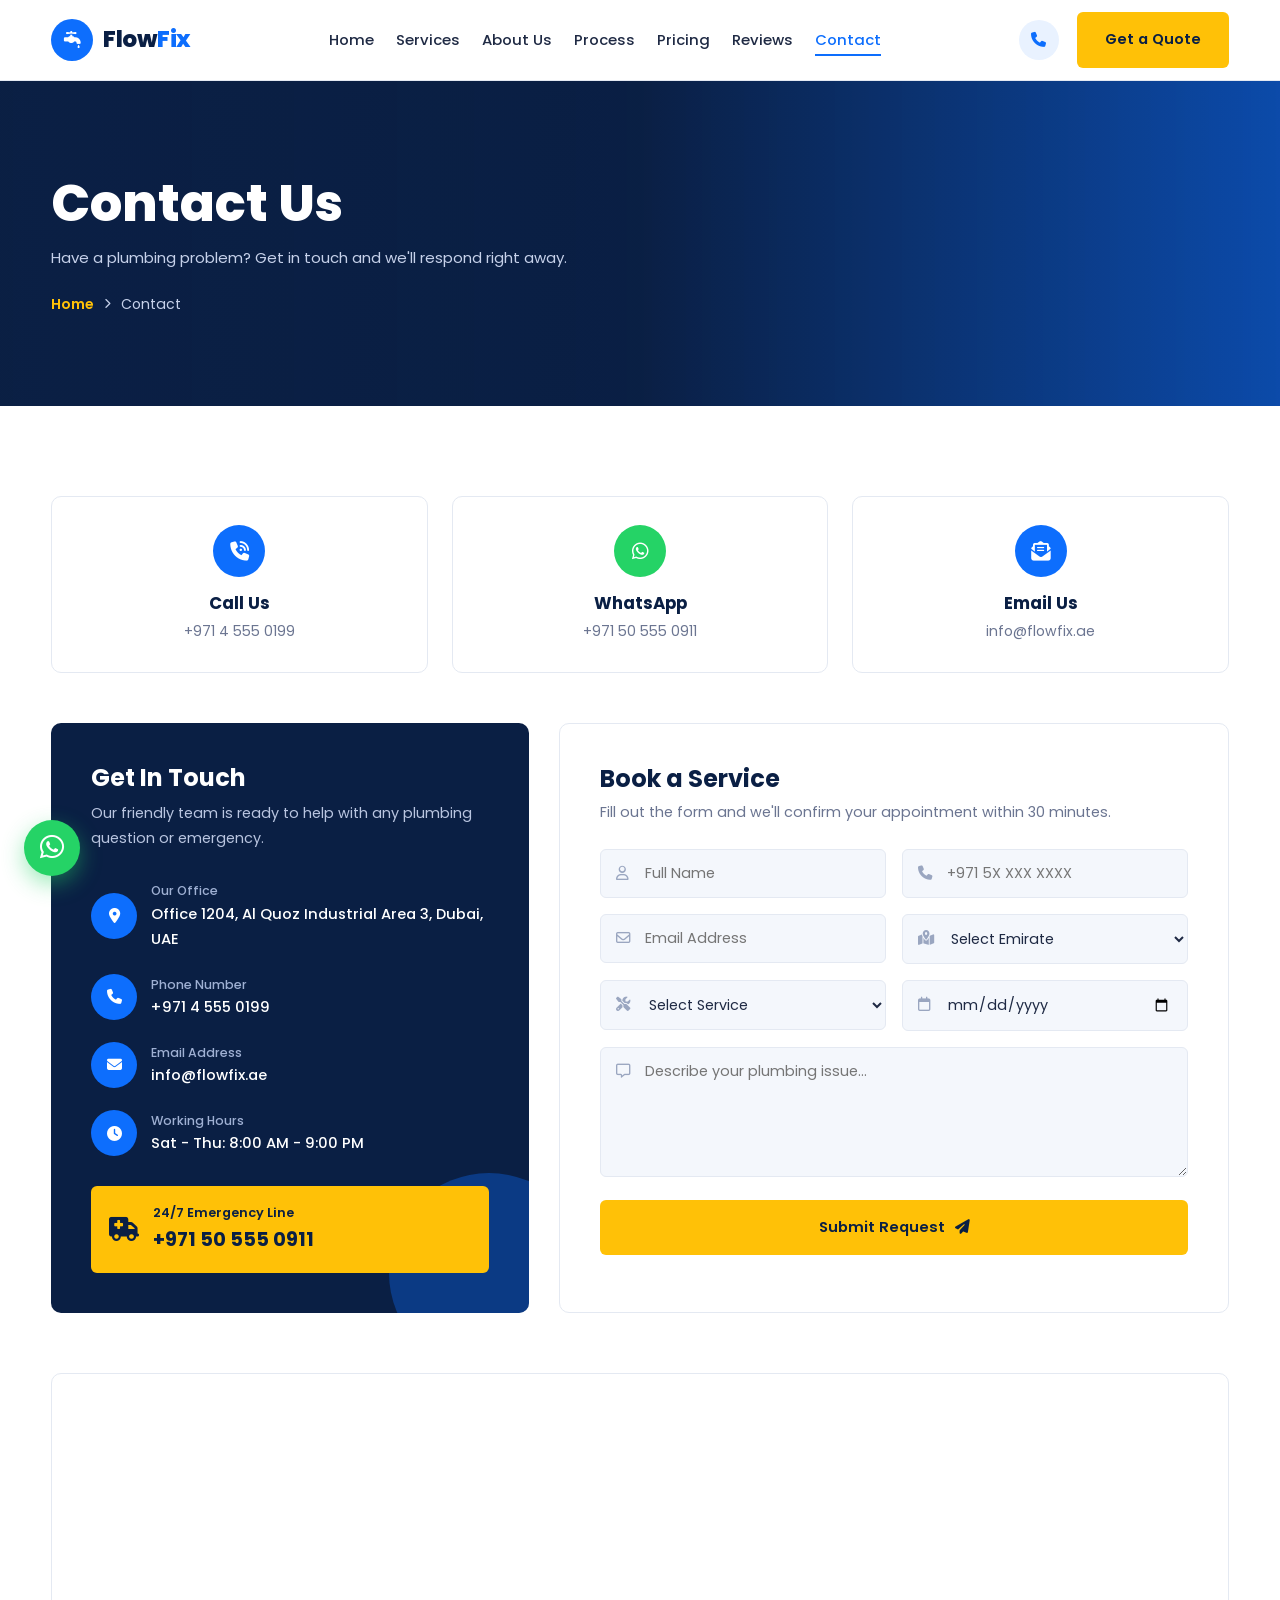
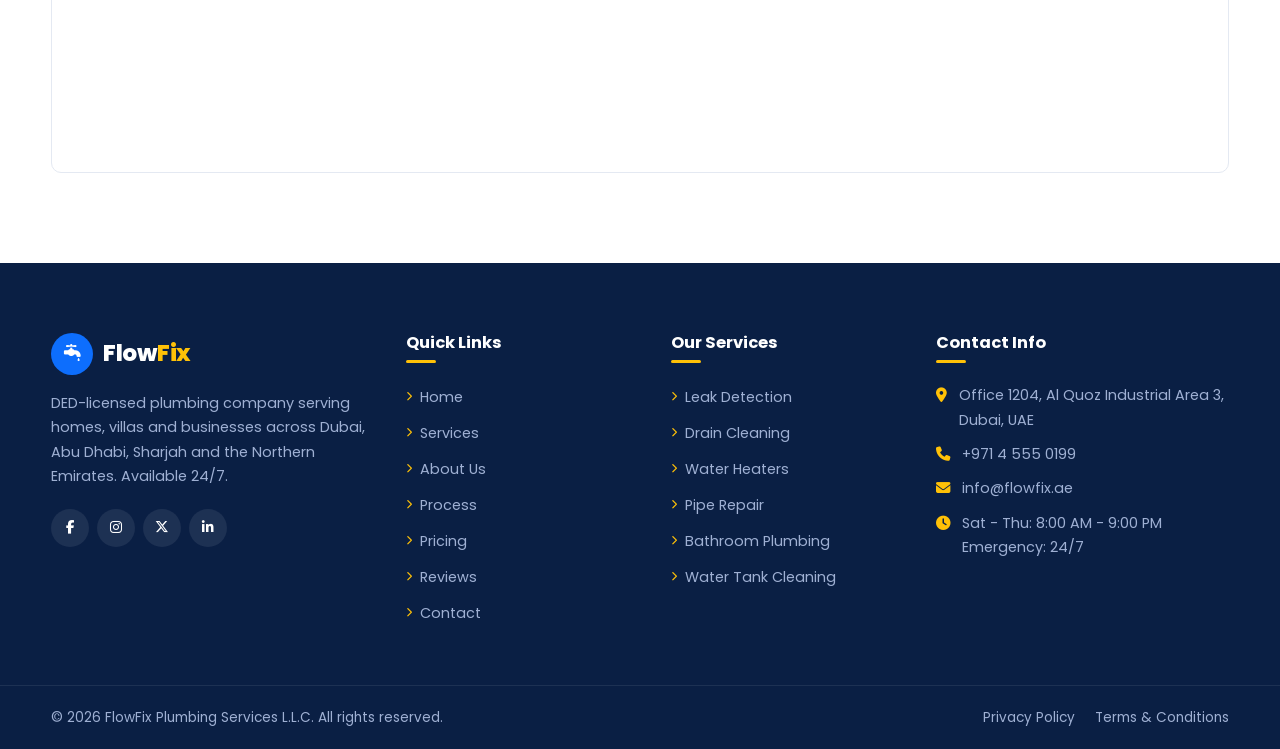
<file: contact.html>
<!DOCTYPE html>
<html lang="en">
<head>
  <meta charset="UTF-8" />
  <meta name="viewport" content="width=device-width, initial-scale=1.0" />
  <title>Contact Us | FlowFix Plumbing Dubai</title>
  <link rel="preconnect" href="https://fonts.googleapis.com" />
  <link href="https://fonts.googleapis.com/css2?family=Poppins:wght@400;500;600;700;800&display=swap" rel="stylesheet" />
  <link rel="stylesheet" href="https://cdnjs.cloudflare.com/ajax/libs/font-awesome/6.5.2/css/all.min.css" />
  <link rel="stylesheet" href="css/style.css" />
</head>
<body>
  <div id="site-header"></div>

  <section class="page-hero">
    <div class="container">
      <h1>Contact Us</h1>
      <p>Have a plumbing problem? Get in touch and we'll respond right away.</p>
      <div class="crumb"><a href="index.html">Home</a><i class="fa-solid fa-chevron-right"></i>Contact</div>
    </div>
  </section>

  <section class="section">
    <div class="container">
      <div class="grid grid-3 center" style="margin-bottom: 50px">
        <a href="tel:+97145550199" class="mini reveal"><span class="svc-ic"><i class="fa-solid fa-phone-volume"></i></span><h3>Call Us</h3><p>+971 4 555 0199</p></a>
        <a href="https://wa.me/971505550911" target="_blank" rel="noopener" class="mini reveal"><span class="svc-ic" style="background: #25d366"><i class="fa-brands fa-whatsapp"></i></span><h3>WhatsApp</h3><p>+971 50 555 0911</p></a>
        <a href="mailto:info@flowfix.ae" class="mini reveal"><span class="svc-ic"><i class="fa-solid fa-envelope-open-text"></i></span><h3>Email Us</h3><p>info@flowfix.ae</p></a>
      </div>

      <div class="contact-grid">
        <div class="contact-info reveal">
          <h3>Get In Touch</h3>
          <p>Our friendly team is ready to help with any plumbing question or emergency.</p>
          <div class="info-item"><span class="ic"><i class="fa-solid fa-location-dot"></i></span><div><small>Our Office</small>Office 1204, Al Quoz Industrial Area 3, Dubai, UAE</div></div>
          <div class="info-item"><span class="ic"><i class="fa-solid fa-phone"></i></span><div><small>Phone Number</small>+971 4 555 0199</div></div>
          <div class="info-item"><span class="ic"><i class="fa-solid fa-envelope"></i></span><div><small>Email Address</small>info@flowfix.ae</div></div>
          <div class="info-item"><span class="ic"><i class="fa-solid fa-clock"></i></span><div><small>Working Hours</small>Sat - Thu: 8:00 AM - 9:00 PM</div></div>
          <div class="emergency"><i class="fa-solid fa-truck-medical"></i><div><small>24/7 Emergency Line</small><strong>+971 50 555 0911</strong></div></div>
        </div>

        <form class="form reveal" id="contactForm">
          <h3>Book a Service</h3>
          <p>Fill out the form and we'll confirm your appointment within 30 minutes.</p>
          <div class="form-row">
            <div class="field"><i class="fa-regular fa-user"></i><input type="text" placeholder="Full Name" required /></div>
            <div class="field"><i class="fa-solid fa-phone"></i><input type="tel" placeholder="+971 5X XXX XXXX" required /></div>
          </div>
          <div class="form-row">
            <div class="field"><i class="fa-regular fa-envelope"></i><input type="email" placeholder="Email Address" required /></div>
            <div class="field"><i class="fa-solid fa-map-location-dot"></i>
              <select required>
                <option value="">Select Emirate</option>
                <option>Dubai</option>
                <option>Abu Dhabi</option>
                <option>Sharjah</option>
                <option>Ajman</option>
                <option>Umm Al Quwain</option>
                <option>Ras Al Khaimah</option>
                <option>Fujairah</option>
              </select>
            </div>
          </div>
          <div class="form-row">
            <div class="field"><i class="fa-solid fa-screwdriver-wrench"></i>
              <select required>
                <option value="">Select Service</option>
                <option>Leak Detection</option>
                <option>Drain Cleaning</option>
                <option>Water Heater</option>
                <option>Pipe Repair</option>
                <option>Bathroom Plumbing</option>
                <option>Kitchen Plumbing</option>
                <option>Water Tank Cleaning</option>
                <option>Emergency Service</option>
              </select>
            </div>
            <div class="field"><i class="fa-regular fa-calendar"></i><input type="date" /></div>
          </div>
          <div class="field"><i class="fa-regular fa-message"></i><textarea placeholder="Describe your plumbing issue..."></textarea></div>
          <button type="submit" class="btn btn-yellow">Submit Request <i class="fa-solid fa-paper-plane"></i></button>
          <p class="form-msg" id="formMsg"><i class="fa-solid fa-circle-check"></i> Thank you! We'll contact you shortly.</p>
        </form>
      </div>

      <div class="map reveal">
        <iframe src="https://www.google.com/maps?q=Al+Quoz+Industrial+Area+3,+Dubai&output=embed" loading="lazy" title="Our location"></iframe>
      </div>
    </div>
  </section>

  <div id="site-footer"></div>
  <script src="js/main.js"></script>
</body>
</html>
</file>
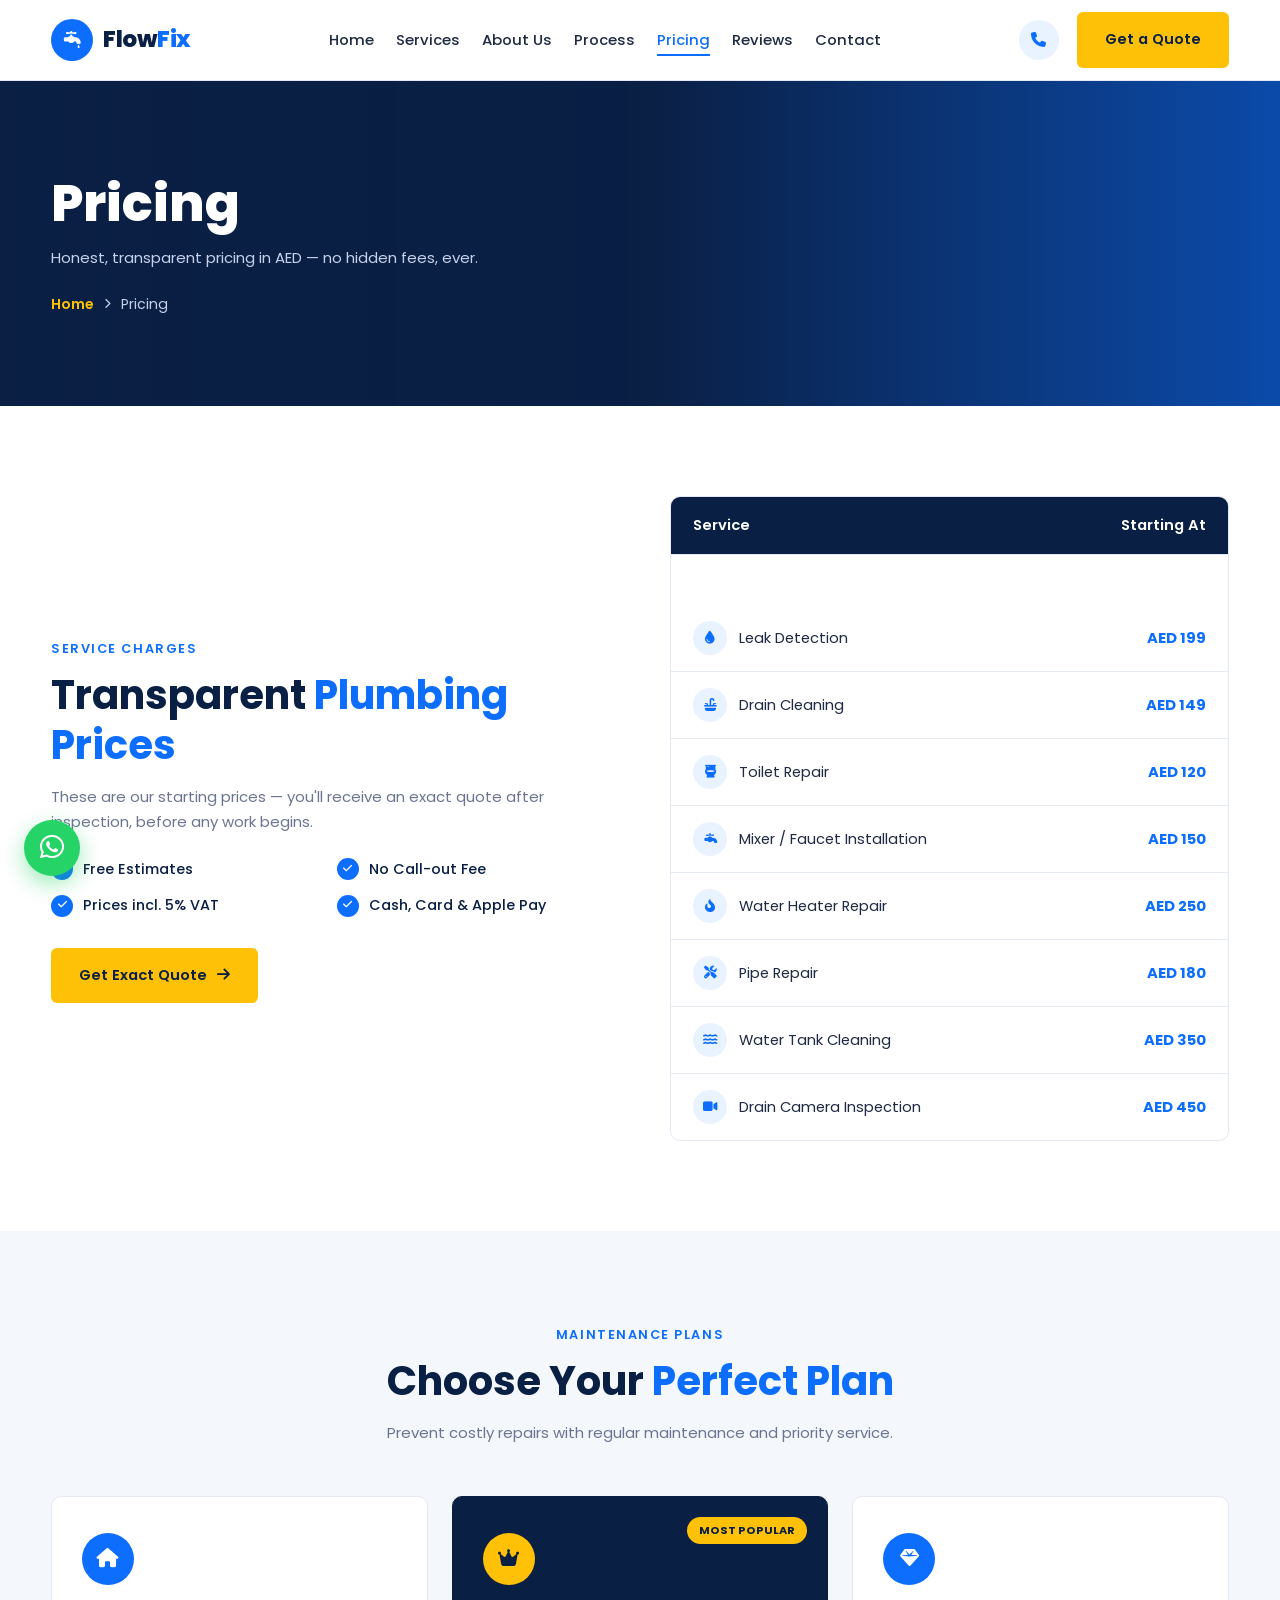
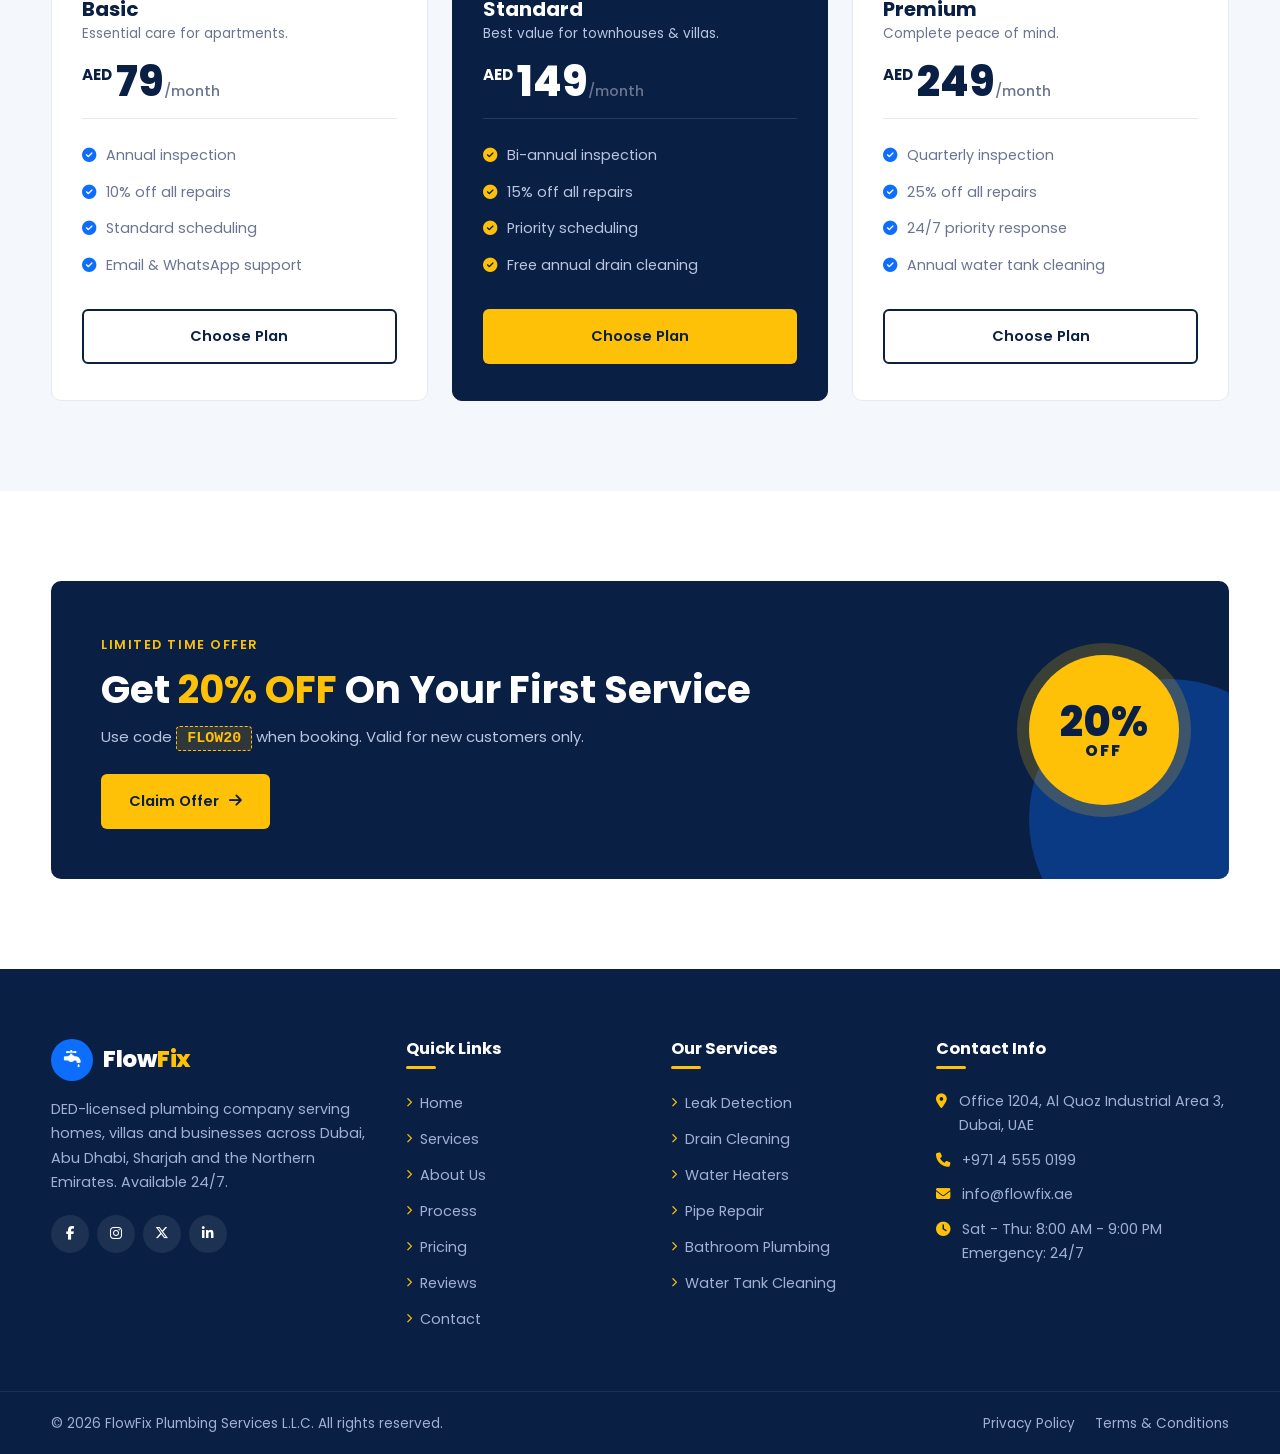
<file: pricing.html>
<!DOCTYPE html>
<html lang="en">
<head>
  <meta charset="UTF-8" />
  <meta name="viewport" content="width=device-width, initial-scale=1.0" />
  <title>Pricing | FlowFix Plumbing Dubai</title>
  <link rel="preconnect" href="https://fonts.googleapis.com" />
  <link href="https://fonts.googleapis.com/css2?family=Poppins:wght@400;500;600;700;800&display=swap" rel="stylesheet" />
  <link rel="stylesheet" href="https://cdnjs.cloudflare.com/ajax/libs/font-awesome/6.5.2/css/all.min.css" />
  <link rel="stylesheet" href="css/style.css" />
</head>
<body>
  <div id="site-header"></div>

  <section class="page-hero">
    <div class="container">
      <h1>Pricing</h1>
      <p>Honest, transparent pricing in AED — no hidden fees, ever.</p>
      <div class="crumb"><a href="index.html">Home</a><i class="fa-solid fa-chevron-right"></i>Pricing</div>
    </div>
  </section>

  <section class="section">
    <div class="container split">
      <div class="reveal">
        <span class="label">Service Charges</span>
        <h2 class="title">Transparent <span class="blue">Plumbing Prices</span></h2>
        <p style="color: var(--muted)">These are our starting prices — you'll receive an exact quote after inspection, before any work begins.</p>
        <ul class="checks">
          <li><i class="fa-solid fa-check"></i>Free Estimates</li>
          <li><i class="fa-solid fa-check"></i>No Call-out Fee</li>
          <li><i class="fa-solid fa-check"></i>Prices incl. 5% VAT</li>
          <li><i class="fa-solid fa-check"></i>Cash, Card & Apple Pay</li>
        </ul>
        <a href="contact.html" class="btn btn-yellow">Get Exact Quote <i class="fa-solid fa-arrow-right"></i></a>
      </div>
      <div class="price-table reveal">
        <div class="price-row head"><span>Service</span><span>Starting At</span></div>
        <div class="price-row"><span><i class="fa-solid fa-droplet"></i>Leak Detection</span><strong>AED 199</strong></div>
        <div class="price-row"><span><i class="fa-solid fa-sink"></i>Drain Cleaning</span><strong>AED 149</strong></div>
        <div class="price-row"><span><i class="fa-solid fa-toilet"></i>Toilet Repair</span><strong>AED 120</strong></div>
        <div class="price-row"><span><i class="fa-solid fa-faucet"></i>Mixer / Faucet Installation</span><strong>AED 150</strong></div>
        <div class="price-row"><span><i class="fa-solid fa-fire-flame-curved"></i>Water Heater Repair</span><strong>AED 250</strong></div>
        <div class="price-row"><span><i class="fa-solid fa-screwdriver-wrench"></i>Pipe Repair</span><strong>AED 180</strong></div>
        <div class="price-row"><span><i class="fa-solid fa-water"></i>Water Tank Cleaning</span><strong>AED 350</strong></div>
        <div class="price-row"><span><i class="fa-solid fa-video"></i>Drain Camera Inspection</span><strong>AED 450</strong></div>
      </div>
    </div>
  </section>

  <section class="section alt">
    <div class="container">
      <div class="head center">
        <span class="label">Maintenance Plans</span>
        <h2 class="title">Choose Your <span class="blue">Perfect Plan</span></h2>
        <p class="subtitle">Prevent costly repairs with regular maintenance and priority service.</p>
      </div>
      <div class="grid grid-3">
        <div class="plan reveal">
          <span class="svc-ic"><i class="fa-solid fa-house"></i></span>
          <h3>Basic</h3>
          <p class="plan-desc">Essential care for apartments.</p>
          <div class="price"><sup>AED</sup>79<small>/month</small></div>
          <ul>
            <li><i class="fa-solid fa-circle-check"></i>Annual inspection</li>
            <li><i class="fa-solid fa-circle-check"></i>10% off all repairs</li>
            <li><i class="fa-solid fa-circle-check"></i>Standard scheduling</li>
            <li><i class="fa-solid fa-circle-check"></i>Email & WhatsApp support</li>
          </ul>
          <a href="contact.html" class="btn btn-outline">Choose Plan</a>
        </div>
        <div class="plan featured reveal">
          <span class="tag">MOST POPULAR</span>
          <span class="svc-ic"><i class="fa-solid fa-crown"></i></span>
          <h3>Standard</h3>
          <p class="plan-desc">Best value for townhouses & villas.</p>
          <div class="price"><sup>AED</sup>149<small>/month</small></div>
          <ul>
            <li><i class="fa-solid fa-circle-check"></i>Bi-annual inspection</li>
            <li><i class="fa-solid fa-circle-check"></i>15% off all repairs</li>
            <li><i class="fa-solid fa-circle-check"></i>Priority scheduling</li>
            <li><i class="fa-solid fa-circle-check"></i>Free annual drain cleaning</li>
          </ul>
          <a href="contact.html" class="btn btn-yellow">Choose Plan</a>
        </div>
        <div class="plan reveal">
          <span class="svc-ic"><i class="fa-solid fa-gem"></i></span>
          <h3>Premium</h3>
          <p class="plan-desc">Complete peace of mind.</p>
          <div class="price"><sup>AED</sup>249<small>/month</small></div>
          <ul>
            <li><i class="fa-solid fa-circle-check"></i>Quarterly inspection</li>
            <li><i class="fa-solid fa-circle-check"></i>25% off all repairs</li>
            <li><i class="fa-solid fa-circle-check"></i>24/7 priority response</li>
            <li><i class="fa-solid fa-circle-check"></i>Annual water tank cleaning</li>
          </ul>
          <a href="contact.html" class="btn btn-outline">Choose Plan</a>
        </div>
      </div>
    </div>
  </section>

  <section class="section">
    <div class="container">
      <div class="offer reveal">
        <div>
          <span class="label light">Limited Time Offer</span>
          <h2>Get <span class="yellow">20% OFF</span> On Your First Service</h2>
          <p>Use code <code>FLOW20</code> when booking. Valid for new customers only.</p>
          <a href="contact.html" class="btn btn-yellow">Claim Offer <i class="fa-solid fa-arrow-right"></i></a>
        </div>
        <div class="discount"><div>20%<small>OFF</small></div></div>
      </div>
    </div>
  </section>

  <div id="site-footer"></div>
  <script src="js/main.js"></script>
</body>
</html>
</file>
<file: css/style.css>
:root {
  --blue: #0d6efd;
  --blue-dark: #0a58ca;
  --blue-soft: #e9f2ff;
  --navy: #0a1f44;
  --navy-2: #102a5c;
  --yellow: #ffc107;
  --yellow-dark: #e6ac00;
  --text: #1f2a44;
  --muted: #6b7591;
  --border: #e4e9f2;
  --bg: #f4f7fc;
  --white: #fff;
  --radius: 10px;
  --radius-sm: 6px;
  --shadow: 0 10px 30px rgba(10, 31, 68, 0.08);
  --shadow-lg: 0 20px 45px rgba(10, 31, 68, 0.16);
  --font: "Poppins", system-ui, sans-serif;
  --ease: cubic-bezier(0.22, 1, 0.36, 1);
}

* { margin: 0; padding: 0; box-sizing: border-box; }
html { scroll-behavior: smooth; }
html, body { overflow-x: clip; }
body { font-family: var(--font); color: var(--text); background: var(--white); line-height: 1.7; font-size: 15px; -webkit-font-smoothing: antialiased; }
h1, h2, h3, h4 { color: var(--navy); line-height: 1.25; font-weight: 700; }
img { max-width: 100%; display: block; }
a { color: inherit; text-decoration: none; }
ul { list-style: none; }
::selection { background: var(--blue); color: var(--white); }

.container { width: min(1200px, 92%); margin: 0 auto; }
.section { padding: 90px 0; position: relative; }
.section.alt { background: var(--bg); }
.blue { color: var(--blue); }
.yellow { color: var(--yellow); }
.center { text-align: center; }

/* ---------- Headings ---------- */
.label { display: inline-block; font-size: 0.8rem; font-weight: 600; color: var(--blue); text-transform: uppercase; letter-spacing: 0.12em; margin-bottom: 10px; }
.label.light { color: var(--yellow); }
.title { font-size: clamp(1.8rem, 3.2vw, 2.5rem); font-weight: 700; margin-bottom: 14px; }
.subtitle { color: var(--muted); max-width: 600px; }
.center .subtitle { margin: 0 auto; }
.head { margin-bottom: 50px; }

/* ---------- Buttons ---------- */
.btn { display: inline-flex; align-items: center; justify-content: center; gap: 10px; padding: 13px 26px; border-radius: var(--radius-sm); font-family: var(--font); font-weight: 600; font-size: 0.92rem; border: 2px solid transparent; cursor: pointer; transition: all 0.3s var(--ease); white-space: nowrap; }
.btn-yellow { background: var(--yellow); color: var(--navy); }
.btn-yellow:hover { background: var(--yellow-dark); transform: translateY(-2px); }
.btn-blue { background: var(--blue); color: var(--white); }
.btn-blue:hover { background: var(--blue-dark); transform: translateY(-2px); }
.btn-outline { border-color: var(--navy); color: var(--navy); background: transparent; }
.btn-outline:hover { background: var(--navy); color: var(--white); }
.btn-outline-light { border-color: rgba(255, 255, 255, 0.5); color: var(--white); }
.btn-outline-light:hover { background: var(--white); color: var(--navy); }
.btn-whatsapp { background: #25d366; color: var(--white); }
.btn-whatsapp:hover { background: #1ebe5b; transform: translateY(-2px); }
.link { display: inline-flex; align-items: center; gap: 6px; color: var(--blue); font-weight: 600; font-size: 0.85rem; }
.link i { font-size: 0.75rem; transition: transform 0.3s; }
.link:hover i { transform: translateX(4px); }

/* ---------- Header ---------- */
.header { position: sticky; top: 0; z-index: 100; background: var(--white); border-bottom: 1px solid var(--border); transition: box-shadow 0.3s; }
.header.scrolled { box-shadow: var(--shadow); }
.header .container { display: flex; align-items: center; justify-content: space-between; height: 80px; gap: 20px; }
.logo { display: flex; align-items: center; gap: 10px; font-weight: 800; font-size: 1.45rem; color: var(--navy); letter-spacing: -0.02em; }
.logo-icon { width: 42px; height: 42px; border-radius: 50%; background: var(--blue); color: var(--white); display: grid; place-items: center; font-size: 1.05rem; }
.logo-text span { color: var(--blue); }
.footer .logo-text span { color: var(--yellow); }
.nav ul { display: flex; gap: 30px; }
.nav a { font-weight: 500; font-size: 0.93rem; color: var(--text); position: relative; padding: 6px 0; transition: color 0.3s; }
.nav ul a::after { content: ""; position: absolute; left: 0; bottom: 0; width: 0; height: 2px; background: var(--blue); transition: width 0.3s; }
.nav ul a:hover, .nav ul a.active { color: var(--blue); }
.nav ul a:hover::after, .nav ul a.active::after { width: 100%; }
.header-cta { display: flex; align-items: center; gap: 18px; }
.header-phone { display: flex; align-items: center; gap: 10px; }
.header-phone .ic { width: 40px; height: 40px; border-radius: 50%; background: var(--blue-soft); color: var(--blue); display: grid; place-items: center; }
.header-phone small { display: block; color: var(--muted); font-size: 0.72rem; line-height: 1.2; }
.header-phone strong { color: var(--navy); font-size: 0.92rem; }
.menu-toggle { display: none; width: 44px; height: 44px; border-radius: var(--radius-sm); border: 1px solid var(--border); background: var(--white); font-size: 1.15rem; cursor: pointer; color: var(--navy); }
.nav-cta { display: none; }

/* ---------- Hero (home) ---------- */
.hero { position: relative; background: linear-gradient(90deg, #f3f7fd 0%, #f3f7fd 55%, #e8f0fc 100%); overflow: hidden; }
.hero .container { display: grid; grid-template-columns: 1fr 1fr; min-height: 600px; align-items: center; }
.hero-text { padding: 70px 40px 70px 0; position: relative; z-index: 2; }
.hero-text .label { background: var(--blue-soft); padding: 6px 14px; border-radius: 50px; }
.hero h1 { font-size: clamp(2.3rem, 4.6vw, 3.6rem); font-weight: 800; line-height: 1.15; margin-bottom: 20px; }
.hero h1 .blue { display: block; }
.hero p.lead { color: var(--muted); font-size: 1.02rem; margin-bottom: 32px; max-width: 480px; }
.hero-btns { display: flex; gap: 14px; flex-wrap: wrap; margin-bottom: 40px; }
.hero-points { display: flex; gap: 28px; flex-wrap: wrap; }
.hero-points div { display: flex; align-items: center; gap: 10px; font-weight: 600; font-size: 0.85rem; color: var(--navy); }
.hero-points i { width: 36px; height: 36px; border-radius: 50%; background: var(--blue); color: var(--white); display: grid; place-items: center; font-size: 0.85rem; }
.hero-img { position: absolute; top: 0; right: 0; bottom: 0; width: 48%; }
.hero-img img { width: 100%; height: 100%; object-fit: cover; background: var(--blue-soft); }
.hero-img::before { content: ""; position: absolute; inset: 0; background: linear-gradient(90deg, #f3f7fd 0%, rgba(243, 247, 253, 0) 18%); z-index: 1; }
.hero-card { position: absolute; left: 8%; bottom: 40px; z-index: 2; background: var(--navy); color: var(--white); border-radius: var(--radius); padding: 18px 22px; display: flex; align-items: center; gap: 14px; box-shadow: var(--shadow-lg); border-left: 4px solid var(--yellow); }
.hero-card .ic { width: 46px; height: 46px; border-radius: 50%; background: var(--yellow); color: var(--navy); display: grid; place-items: center; font-size: 1.1rem; animation: ring 2.5s infinite; }
.hero-card small { display: block; color: #b9c5e0; font-size: 0.78rem; }
.hero-card strong { font-size: 1.1rem; }
.hero-badge { position: absolute; top: 40px; right: 6%; z-index: 2; background: var(--white); border-radius: var(--radius); padding: 12px 16px; box-shadow: var(--shadow-lg); display: flex; align-items: center; gap: 10px; }
.hero-badge strong { display: block; color: var(--navy); font-size: 1rem; line-height: 1.2; }
.hero-badge small { color: var(--muted); font-size: 0.75rem; }
.hero-badge .stars { color: var(--yellow); font-size: 0.75rem; }
@keyframes ring { 0%, 100% { box-shadow: 0 0 0 0 rgba(255, 193, 7, 0.55); } 50% { box-shadow: 0 0 0 10px rgba(255, 193, 7, 0); } }

/* ---------- Page hero (inner) ---------- */
.page-hero { position: relative; color: var(--white); padding: 90px 0; background: linear-gradient(90deg, rgba(10, 31, 68, 0.95) 0%, rgba(10, 31, 68, 0.85) 50%, rgba(13, 110, 253, 0.55) 100%), url("https://images.unsplash.com/photo-1607472586893-edb57bdc0e39?w=1800&q=80") center/cover, var(--navy); }
.page-hero h1 { color: var(--white); font-size: clamp(2.1rem, 4.5vw, 3.2rem); font-weight: 800; margin-bottom: 10px; }
.page-hero p { color: #c6d1ea; max-width: 560px; margin-bottom: 20px; }
.crumb { display: inline-flex; align-items: center; gap: 10px; font-size: 0.88rem; color: #c6d1ea; }
.crumb a { color: var(--yellow); font-weight: 600; }
.crumb i { font-size: 0.65rem; }

/* ---------- Services (horizontal cards) ---------- */
.grid { display: grid; gap: 24px; }
.grid-4 { grid-template-columns: repeat(4, 1fr); }
.grid-3 { grid-template-columns: repeat(3, 1fr); }
.grid-2 { grid-template-columns: repeat(2, 1fr); }

.svc { display: grid; grid-template-columns: 1.1fr 1fr; gap: 14px; background: var(--white); border: 1px solid var(--border); border-radius: var(--radius); padding: 16px; transition: all 0.35s var(--ease); }
.svc:hover { box-shadow: var(--shadow); transform: translateY(-5px); border-color: transparent; }
.svc-body { display: flex; flex-direction: column; }
.svc-ic { width: 44px; height: 44px; border-radius: 50%; background: var(--blue); color: var(--white); display: grid; place-items: center; font-size: 1rem; margin-bottom: 12px; transition: all 0.3s; }
.svc:hover .svc-ic { background: var(--yellow); color: var(--navy); }
.svc h3 { font-size: 0.98rem; margin-bottom: 6px; }
.svc p { color: var(--muted); font-size: 0.8rem; line-height: 1.6; flex: 1; margin-bottom: 10px; }
.svc-img { border-radius: var(--radius-sm); overflow: hidden; min-height: 150px; }
.svc-img img { width: 100%; height: 100%; object-fit: cover; transition: transform 0.6s var(--ease); background: var(--blue-soft); }
.svc:hover .svc-img img { transform: scale(1.08); }

/* Small icon card */
.mini { background: var(--white); border: 1px solid var(--border); border-radius: var(--radius); padding: 28px 24px; transition: all 0.35s var(--ease); }
.mini:hover { box-shadow: var(--shadow); transform: translateY(-5px); border-color: transparent; }
.mini .svc-ic { width: 52px; height: 52px; font-size: 1.2rem; margin-bottom: 16px; }
.mini:hover .svc-ic { background: var(--yellow); color: var(--navy); }
.mini h3 { font-size: 1.05rem; margin-bottom: 6px; }
.mini p { color: var(--muted); font-size: 0.88rem; }
.center .mini .svc-ic { margin-left: auto; margin-right: auto; }

/* ---------- Experts (3 columns) ---------- */
.experts { display: grid; grid-template-columns: 1fr 1.25fr 0.85fr; gap: 50px; align-items: center; }
.experts-img { position: relative; display: grid; place-items: end center; }
.experts-img::before { content: ""; position: absolute; width: 88%; aspect-ratio: 1; border-radius: 50%; background: var(--blue); bottom: 0; left: 6%; }
.experts-img::after { content: ""; position: absolute; width: 70px; height: 70px; border-radius: 50%; border: 10px solid var(--yellow); top: 6%; right: 2%; }
.experts-img img { position: relative; width: 82%; aspect-ratio: 4 / 5; object-fit: cover; border-radius: 200px 200px var(--radius) var(--radius); background: var(--blue-soft); }
.checks { display: grid; grid-template-columns: 1fr 1fr; gap: 12px; margin: 22px 0 30px; }
.checks li { display: flex; align-items: center; gap: 10px; font-weight: 500; font-size: 0.9rem; color: var(--navy); }
.checks i { width: 22px; height: 22px; border-radius: 50%; background: var(--blue); color: var(--white); display: grid; place-items: center; font-size: 0.65rem; flex-shrink: 0; }
.stat-list { display: grid; gap: 14px; }
.stat-item { display: flex; align-items: center; gap: 14px; background: var(--white); border: 1px solid var(--border); border-radius: var(--radius); padding: 16px 18px; transition: all 0.3s; }
.stat-item:hover { box-shadow: var(--shadow); border-color: transparent; }
.stat-item .ic { width: 46px; height: 46px; border-radius: var(--radius-sm); background: var(--blue-soft); color: var(--blue); display: grid; place-items: center; font-size: 1.1rem; flex-shrink: 0; }
.stat-item strong { display: block; font-size: 1.35rem; color: var(--navy); line-height: 1.2; }
.stat-item span { color: var(--muted); font-size: 0.8rem; }

/* ---------- Process ---------- */
.steps { display: grid; grid-template-columns: repeat(4, 1fr); gap: 24px; position: relative; }
.step { display: flex; gap: 16px; align-items: flex-start; position: relative; }
.step-ic { position: relative; width: 62px; height: 62px; border-radius: 50%; background: var(--blue); color: var(--white); display: grid; place-items: center; font-size: 1.35rem; flex-shrink: 0; box-shadow: 0 0 0 6px var(--blue-soft); transition: all 0.3s; }
.step:hover .step-ic { background: var(--yellow); color: var(--navy); }
.step-ic b { position: absolute; top: -6px; right: -6px; width: 24px; height: 24px; border-radius: 50%; background: var(--yellow); color: var(--navy); font-size: 0.7rem; display: grid; place-items: center; border: 2px solid var(--white); }
.step h3 { font-size: 1rem; margin-bottom: 4px; }
.step p { color: var(--muted); font-size: 0.85rem; }

/* ---------- Difference (navy band) ---------- */
.diff { background: var(--navy); color: var(--white); position: relative; overflow: hidden; }
.diff::before { content: ""; position: absolute; inset: 0; background-image: radial-gradient(rgba(255, 255, 255, 0.06) 1px, transparent 1px); background-size: 22px 22px; }
.diff .container { position: relative; display: grid; grid-template-columns: 1.1fr 1fr; gap: 50px; align-items: center; }
.diff-text { padding: 80px 0; }
.diff .title { color: var(--white); }
.diff p { color: #b9c5e0; }
.diff-list { display: grid; grid-template-columns: 1fr 1fr; gap: 20px; margin: 30px 0 34px; }
.diff-list > div { display: flex; gap: 12px; align-items: flex-start; }
.diff-list span { display: block; }
.diff-list i { width: 42px; height: 42px; border-radius: 50%; background: rgba(255, 193, 7, 0.14); color: var(--yellow); display: grid; place-items: center; flex-shrink: 0; }
.diff-list h4 { color: var(--white); font-size: 0.95rem; margin-bottom: 2px; }
.diff-list span { color: #9fb0d3; font-size: 0.8rem; }
.diff-img { position: relative; align-self: end; height: 100%; min-height: 460px; }
.diff-img img { position: absolute; bottom: 0; left: 50%; transform: translateX(-50%); height: 100%; width: 85%; object-fit: cover; object-position: top; border-radius: 200px 200px 0 0; background: var(--navy-2); }
.diff-tag { position: absolute; right: 0; top: 30%; background: var(--yellow); color: var(--navy); padding: 16px 20px; border-radius: var(--radius); font-weight: 700; line-height: 1.3; box-shadow: var(--shadow-lg); transform: rotate(-4deg); }
.diff-tag i { margin-right: 6px; }

/* ---------- FAQ ---------- */
.faq-wrap { display: grid; grid-template-columns: 1fr 1.2fr; gap: 50px; align-items: center; }
.faq-img { position: relative; border-radius: var(--radius); overflow: hidden; min-height: 420px; }
.faq-img img { position: absolute; inset: 0; width: 100%; height: 100%; object-fit: cover; background: var(--blue-soft); }
.faq-img .overlay { position: absolute; left: 20px; right: 20px; bottom: 20px; background: var(--white); border-radius: var(--radius); padding: 22px; box-shadow: var(--shadow-lg); }
.faq-img .overlay h3 { font-size: 1.2rem; margin-bottom: 6px; }
.faq-img .overlay p { color: var(--muted); font-size: 0.85rem; margin-bottom: 14px; }
.faq-item { border: 1px solid var(--border); border-radius: var(--radius); margin-bottom: 12px; background: var(--white); transition: all 0.3s; }
.faq-item.open { border-color: var(--blue); box-shadow: var(--shadow); }
.faq-q { width: 100%; text-align: left; background: none; border: none; padding: 18px 22px; font-family: var(--font); font-weight: 600; font-size: 0.95rem; color: var(--navy); cursor: pointer; display: flex; justify-content: space-between; align-items: center; gap: 16px; }
.faq-q i { width: 28px; height: 28px; border-radius: 50%; background: var(--blue-soft); color: var(--blue); display: grid; place-items: center; font-size: 0.7rem; flex-shrink: 0; transition: all 0.3s; }
.faq-item.open .faq-q i { transform: rotate(180deg); background: var(--blue); color: var(--white); }
.faq-a { max-height: 0; overflow: hidden; padding: 0 22px; color: var(--muted); font-size: 0.9rem; transition: all 0.35s var(--ease); }
.faq-item.open .faq-a { max-height: 220px; padding-bottom: 18px; }

/* ---------- Testimonials ---------- */
.reviews { display: grid; grid-auto-flow: column; grid-auto-columns: calc((100% - 48px) / 3); gap: 24px; overflow-x: auto; scroll-snap-type: x mandatory; scrollbar-width: none; padding: 6px 2px 20px; }
.reviews::-webkit-scrollbar { display: none; }
.review { scroll-snap-align: start; background: var(--white); border: 1px solid var(--border); border-radius: var(--radius); padding: 28px; display: flex; flex-direction: column; position: relative; transition: box-shadow 0.3s; }
.review:hover { box-shadow: var(--shadow); }
.review .q { position: absolute; top: 22px; right: 24px; color: var(--blue-soft); font-size: 2.2rem; }
.review p { color: var(--muted); font-size: 0.9rem; margin-bottom: 22px; flex: 1; }
.review-author { display: flex; align-items: center; gap: 12px; }
.review-author img { width: 50px; height: 50px; border-radius: 50%; object-fit: cover; background: var(--blue-soft); }
.review-author strong { display: block; color: var(--navy); font-size: 0.95rem; }
.review-author small { color: var(--muted); font-size: 0.78rem; }
.stars { color: var(--yellow); font-size: 0.8rem; display: flex; gap: 2px; margin-bottom: 14px; }
.slider-nav { display: flex; justify-content: center; gap: 12px; margin-top: 20px; }
.slider-nav button { width: 44px; height: 44px; border-radius: 50%; border: 1px solid var(--border); background: var(--white); color: var(--navy); cursor: pointer; transition: all 0.3s; }
.slider-nav button:hover { background: var(--blue); border-color: var(--blue); color: var(--white); }
.rating-row { display: flex; justify-content: center; gap: 40px; flex-wrap: wrap; margin-bottom: 40px; }
.rating-row > div { display: flex; align-items: center; gap: 12px; }
.rating-row i { width: 48px; height: 48px; border-radius: 50%; background: var(--blue-soft); color: var(--blue); display: grid; place-items: center; font-size: 1.2rem; }
.rating-row strong { display: block; font-size: 1.4rem; color: var(--navy); line-height: 1.2; }
.rating-row span { color: var(--muted); font-size: 0.82rem; }

/* ---------- CTA strip ---------- */
.cta { background: var(--blue); color: var(--white); position: relative; overflow: hidden; }
.cta::before { content: ""; position: absolute; right: -60px; top: -60px; width: 260px; height: 260px; border-radius: 50%; border: 40px solid rgba(255, 255, 255, 0.08); }
.cta::after { content: ""; position: absolute; left: 30%; bottom: -100px; width: 200px; height: 200px; border-radius: 50%; background: rgba(255, 255, 255, 0.05); }
.cta .container { position: relative; z-index: 1; display: flex; align-items: center; justify-content: space-between; gap: 30px; padding: 46px 0; flex-wrap: wrap; }
.cta-left { display: flex; align-items: center; gap: 20px; }
.cta-left .ic { width: 64px; height: 64px; border-radius: 50%; background: var(--yellow); color: var(--navy); display: grid; place-items: center; font-size: 1.5rem; flex-shrink: 0; animation: ring 2.5s infinite; }
.cta h2 { color: var(--white); font-size: clamp(1.35rem, 2.6vw, 1.9rem); }
.cta p { color: #d6e5ff; font-size: 0.92rem; }
.cta-btns { display: flex; gap: 12px; flex-wrap: wrap; }

/* ---------- Pricing ---------- */
.price-table { background: var(--white); border: 1px solid var(--border); border-radius: var(--radius); overflow: hidden; }
.price-row { display: flex; justify-content: space-between; align-items: center; padding: 16px 22px; border-bottom: 1px solid var(--border); font-size: 0.92rem; }
.price-row:last-child { border-bottom: none; }
.price-row:not(.head):hover { background: var(--bg); }
.price-row.head { background: var(--navy); color: var(--white); font-weight: 600; }
.price-row span { display: flex; align-items: center; gap: 12px; }
.price-row span i { width: 34px; height: 34px; border-radius: 50%; background: var(--blue-soft); color: var(--blue); display: grid; place-items: center; font-size: 0.8rem; }
.price-row strong { color: var(--blue); }
.split { display: grid; grid-template-columns: 1fr 1fr; gap: 60px; align-items: center; }

.plan { background: var(--white); border: 1px solid var(--border); border-radius: var(--radius); padding: 36px 30px; position: relative; transition: all 0.35s var(--ease); }
.plan:hover { box-shadow: var(--shadow); transform: translateY(-5px); }
.plan.featured { background: var(--navy); border-color: var(--navy); color: var(--white); }
.plan.featured h3, .plan.featured .price { color: var(--white); }
.plan.featured li, .plan.featured .plan-desc { color: #b9c5e0; }
.plan .tag { position: absolute; top: 20px; right: 20px; background: var(--yellow); color: var(--navy); font-size: 0.7rem; font-weight: 700; padding: 4px 12px; border-radius: 50px; }
.plan .svc-ic { width: 52px; height: 52px; font-size: 1.2rem; }
.plan.featured .svc-ic { background: var(--yellow); color: var(--navy); }
.plan h3 { font-size: 1.25rem; }
.plan-desc { color: var(--muted); font-size: 0.85rem; }
.plan .price { font-size: 2.6rem; font-weight: 800; color: var(--navy); margin: 16px 0; line-height: 1; }
.plan .price sup { font-size: 0.95rem; font-weight: 700; margin-right: 4px; vertical-align: top; position: relative; top: 6px; }
.plan .price small { font-size: 0.9rem; font-weight: 500; color: var(--muted); }
.plan ul { border-top: 1px solid var(--border); padding-top: 18px; margin-bottom: 26px; }
.plan.featured ul { border-color: rgba(255, 255, 255, 0.12); }
.plan li { display: flex; align-items: center; gap: 10px; padding: 6px 0; color: var(--muted); font-size: 0.9rem; }
.plan li i { color: var(--blue); }
.plan.featured li i { color: var(--yellow); }
.plan .btn { width: 100%; }

.offer { background: var(--navy); border-radius: var(--radius); padding: 50px; color: var(--white); display: flex; align-items: center; justify-content: space-between; gap: 30px; flex-wrap: wrap; position: relative; overflow: hidden; }
.offer::before { content: ""; position: absolute; right: -80px; bottom: -80px; width: 280px; height: 280px; border-radius: 50%; background: var(--blue); opacity: 0.35; }
.offer > * { position: relative; }
.offer h2 { color: var(--white); font-size: clamp(1.6rem, 3.4vw, 2.4rem); }
.offer p { color: #b9c5e0; margin: 10px 0 22px; }
.offer code { background: rgba(255, 193, 7, 0.15); color: var(--yellow); padding: 3px 10px; border-radius: 4px; border: 1px dashed var(--yellow); font-weight: 700; }
.discount { width: 150px; height: 150px; border-radius: 50%; background: var(--yellow); color: var(--navy); display: grid; place-items: center; text-align: center; font-weight: 800; font-size: 2.6rem; line-height: 1; box-shadow: 0 0 0 12px rgba(255, 193, 7, 0.2); }
.discount small { display: block; font-size: 1rem; letter-spacing: 0.12em; }

/* ---------- Team ---------- */
.team { background: var(--white); border: 1px solid var(--border); border-radius: var(--radius); overflow: hidden; text-align: center; transition: all 0.35s var(--ease); }
.team:hover { box-shadow: var(--shadow); transform: translateY(-5px); }
.team .photo { height: 270px; overflow: hidden; background: var(--blue-soft); }
.team img { width: 100%; height: 100%; object-fit: cover; }
.team .info { padding: 18px; }
.team h3 { font-size: 1.02rem; }
.team p { color: var(--blue); font-size: 0.85rem; font-weight: 500; }
.team .social { display: flex; justify-content: center; gap: 8px; margin-top: 10px; }
.team .social a { width: 32px; height: 32px; border-radius: 50%; background: var(--blue-soft); color: var(--blue); display: grid; place-items: center; font-size: 0.8rem; transition: all 0.3s; }
.team .social a:hover { background: var(--blue); color: var(--white); }

/* ---------- Areas ---------- */
.areas { display: flex; flex-wrap: wrap; gap: 12px; justify-content: center; }
.area { display: inline-flex; align-items: center; gap: 8px; background: var(--white); border: 1px solid var(--border); padding: 12px 22px; border-radius: 50px; font-weight: 600; color: var(--navy); font-size: 0.9rem; transition: all 0.3s; }
.area i { color: var(--blue); }
.area:hover { border-color: var(--blue); color: var(--blue); }

/* ---------- Contact ---------- */
.contact-grid { display: grid; grid-template-columns: 1fr 1.4fr; gap: 30px; }
.contact-info { background: var(--navy); color: var(--white); border-radius: var(--radius); padding: 40px; position: relative; overflow: hidden; }
.contact-info::after { content: ""; position: absolute; right: -60px; bottom: -60px; width: 200px; height: 200px; border-radius: 50%; background: var(--blue); opacity: 0.35; }
.contact-info h3 { color: var(--white); font-size: 1.5rem; margin-bottom: 8px; }
.contact-info > p { color: #b9c5e0; margin-bottom: 30px; font-size: 0.9rem; }
.info-item { display: flex; gap: 14px; align-items: center; margin-bottom: 22px; position: relative; z-index: 1; }
.info-item .ic { width: 46px; height: 46px; border-radius: 50%; background: var(--blue); color: var(--white); display: grid; place-items: center; flex-shrink: 0; }
.info-item small { display: block; color: #9fb0d3; font-size: 0.78rem; }
.info-item div { font-weight: 500; font-size: 0.92rem; }
.emergency { position: relative; z-index: 1; background: var(--yellow); color: var(--navy); border-radius: var(--radius-sm); padding: 16px 18px; margin-top: 30px; display: flex; align-items: center; gap: 14px; }
.emergency i { font-size: 1.5rem; }
.emergency small { display: block; font-weight: 600; font-size: 0.8rem; }
.emergency strong { font-size: 1.2rem; }
.form { background: var(--white); border: 1px solid var(--border); border-radius: var(--radius); padding: 40px; }
.form h3 { font-size: 1.5rem; margin-bottom: 6px; }
.form > p { color: var(--muted); margin-bottom: 24px; font-size: 0.9rem; }
.form-row { display: grid; grid-template-columns: 1fr 1fr; gap: 16px; }
.field { position: relative; margin-bottom: 16px; }
.field i { position: absolute; left: 16px; top: 17px; color: #9aa6c0; font-size: 0.9rem; pointer-events: none; }
.form input, .form select, .form textarea { width: 100%; padding: 13px 16px 13px 44px; border: 1px solid var(--border); border-radius: var(--radius-sm); font-family: inherit; font-size: 0.9rem; background: var(--bg); color: var(--text); transition: all 0.3s; }
.form input:focus, .form select:focus, .form textarea:focus { outline: none; border-color: var(--blue); background: var(--white); box-shadow: 0 0 0 3px rgba(13, 110, 253, 0.12); }
.form textarea { min-height: 130px; resize: vertical; }
.form .btn { width: 100%; padding: 15px; }
.form-msg { margin-top: 14px; color: #16a34a; font-weight: 600; display: none; align-items: center; gap: 8px; }
.map { margin-top: 60px; border-radius: var(--radius); overflow: hidden; height: 400px; border: 1px solid var(--border); }
.map iframe { width: 100%; height: 100%; border: 0; }

/* ---------- Footer ---------- */
.footer { background: var(--navy); color: #9fb0d3; padding-top: 70px; font-size: 0.9rem; }
.footer-grid { display: grid; grid-template-columns: 1.4fr 1fr 1fr 1.3fr; gap: 40px; }
.footer .logo { color: var(--white); margin-bottom: 16px; }
.footer h4 { color: var(--white); font-size: 1.02rem; margin-bottom: 20px; position: relative; padding-bottom: 10px; }
.footer h4::after { content: ""; position: absolute; left: 0; bottom: 0; width: 30px; height: 3px; background: var(--yellow); border-radius: 2px; }
.footer li { margin-bottom: 10px; }
.footer-links a { display: inline-flex; align-items: center; gap: 8px; transition: all 0.3s; }
.footer-links a i { font-size: 0.6rem; color: var(--yellow); }
.footer-links a:hover { color: var(--white); transform: translateX(3px); }
.footer-contact li { display: flex; gap: 12px; }
.footer-contact i { color: var(--yellow); margin-top: 5px; width: 14px; }
.socials { display: flex; gap: 8px; margin-top: 20px; }
.socials a { width: 38px; height: 38px; border-radius: 50%; background: rgba(255, 255, 255, 0.08); color: var(--white); display: grid; place-items: center; font-size: 0.85rem; transition: all 0.3s; }
.socials a:hover { background: var(--yellow); color: var(--navy); }
.copyright { border-top: 1px solid rgba(255, 255, 255, 0.08); margin-top: 50px; padding: 20px 0; font-size: 0.85rem; }
.copyright .container { display: flex; justify-content: space-between; gap: 12px; flex-wrap: wrap; }
.copyright .links { display: flex; gap: 20px; }
.copyright a:hover { color: var(--yellow); }

/* ---------- Floating buttons ---------- */
.to-top { position: fixed; right: 24px; bottom: 24px; width: 46px; height: 46px; border-radius: 50%; background: var(--blue); color: var(--white); border: none; cursor: pointer; display: grid; place-items: center; box-shadow: var(--shadow-lg); opacity: 0; visibility: hidden; transform: translateY(16px); transition: all 0.3s; z-index: 99; }
.to-top.show { opacity: 1; visibility: visible; transform: none; }
.to-top:hover { background: var(--yellow); color: var(--navy); }
.whatsapp { position: fixed; left: 24px; bottom: 24px; width: 56px; height: 56px; border-radius: 50%; background: #25d366; color: var(--white); display: grid; place-items: center; font-size: 1.7rem; z-index: 99; box-shadow: 0 8px 22px rgba(37, 211, 102, 0.45); animation: wa 2.5s infinite; }
@keyframes wa { 0%, 100% { box-shadow: 0 0 0 0 rgba(37, 211, 102, 0.5); } 50% { box-shadow: 0 0 0 12px rgba(37, 211, 102, 0); } }
.mobile-bar { display: none; position: fixed; left: 0; right: 0; bottom: 0; z-index: 101; background: var(--white); box-shadow: 0 -4px 18px rgba(10, 31, 68, 0.1); padding: 8px 10px calc(8px + env(safe-area-inset-bottom)); gap: 8px; }
.mobile-bar a { flex: 1; display: flex; align-items: center; justify-content: center; gap: 7px; padding: 11px 6px; border-radius: var(--radius-sm); font-weight: 600; font-size: 0.85rem; background: var(--blue); color: var(--white); }
.mobile-bar a.wa { background: #25d366; }
.mobile-bar a.book { background: var(--yellow); color: var(--navy); }

/* ---------- Reveal ---------- */
.reveal { opacity: 0; transform: translateY(30px); transition: opacity 0.8s var(--ease), transform 0.8s var(--ease); }
.reveal.visible { opacity: 1; transform: none; }

/* ========== Responsive ========== */
@media (min-width: 1600px) {
  .container { width: min(1340px, 88%); }
  body { font-size: 16px; }
}

@media (max-width: 1280px) {
  .header-phone div { display: none; }
  .nav ul { gap: 22px; }
}

@media (max-width: 1100px) {
  .menu-toggle { display: grid; place-items: center; }
  .header-cta .btn { display: none; }
  .nav { position: absolute; top: 100%; left: 0; right: 0; background: var(--white); border-top: 1px solid var(--border); box-shadow: var(--shadow-lg); max-height: 0; overflow: hidden; transition: max-height 0.4s var(--ease); }
  .nav.open { max-height: calc(100vh - 70px); overflow-y: auto; }
  .nav ul { flex-direction: column; gap: 0; padding: 10px 4%; }
  .nav ul a { display: block; padding: 13px 4px; border-bottom: 1px solid var(--border); }
  .nav ul a::after { display: none; }
  .nav-cta { display: grid; grid-template-columns: 1fr 1fr; gap: 10px; padding: 10px 4% 20px; }
  .nav .nav-cta a { color: var(--white); }
  body.menu-open { overflow: hidden; }
  .grid-4 { grid-template-columns: repeat(2, 1fr); }
  .experts { grid-template-columns: 1fr 1.3fr; }
  .stat-list { grid-column: 1 / -1; grid-template-columns: repeat(4, 1fr); }
  .steps { grid-template-columns: repeat(2, 1fr); row-gap: 36px; }
}

@media (max-width: 900px) {
  .section { padding: 70px 0; }
  .hero .container { grid-template-columns: 1fr; min-height: 0; }
  .hero-text { padding: 60px 0 40px; text-align: center; }
  .hero h1 { max-width: 10em; margin-left: auto; margin-right: auto; }
  .hero p.lead { margin-left: auto; margin-right: auto; }
  .hero-btns, .hero-points { justify-content: center; }
  .hero-img { position: relative; height: 420px; grid-row: 2; width: 100vw; margin-left: calc(50% - 50vw); }
  .hero-img::before { background: linear-gradient(180deg, #f3f7fd 0%, rgba(243, 247, 253, 0) 20%); }
  .experts, .diff .container, .faq-wrap, .split, .contact-grid { grid-template-columns: 1fr; }
  .experts-img { max-width: 380px; margin: 0 auto; width: 100%; }
  .stat-list { grid-template-columns: repeat(2, 1fr); }
  .diff-text { padding: 70px 0 0; }
  .diff-img { min-height: 380px; max-width: 460px; width: 100%; margin: 0 auto; }
  .faq-img { min-height: 340px; }
  .grid-3 { grid-template-columns: repeat(2, 1fr); }
  .reviews { grid-auto-columns: calc((100% - 24px) / 2); }
  .footer-grid { grid-template-columns: 1fr 1fr; }
  .cta .container { flex-direction: column; align-items: flex-start; }
}

@media (max-width: 600px) {
  body { padding-bottom: 66px; font-size: 14.5px; }
  .container { width: 90%; }
  .section { padding: 60px 0; }
  .head { margin-bottom: 36px; }
  .header .container { height: 68px; }
  .nav.open { max-height: calc(100vh - 68px); }
  .nav-cta { grid-template-columns: 1fr; }
  .logo { font-size: 1.25rem; }
  .logo-icon { width: 38px; height: 38px; font-size: 0.95rem; }
  .header-phone .ic { width: 40px; height: 40px; }

  .hero-text { padding: 44px 0 30px; }
  .hero-btns { flex-direction: column; align-items: stretch; }
  .hero-points { gap: 14px 20px; }
  .hero-img { height: 330px; }
  .hero-card { left: 16px; right: 16px; bottom: 16px; padding: 14px 16px; }
  .hero-badge { top: 16px; right: 16px; padding: 10px 12px; }

  .grid-4, .grid-3, .grid-2, .steps, .form-row, .checks, .diff-list, .footer-grid { grid-template-columns: 1fr; }
  .svc { grid-template-columns: 1.2fr 1fr; }
  .stat-list { grid-template-columns: 1fr 1fr; gap: 10px; }
  .stat-item { padding: 12px; gap: 10px; }
  .stat-item .ic { width: 38px; height: 38px; font-size: 0.95rem; }
  .stat-item strong { font-size: 1.1rem; }
  .diff-img { min-height: 320px; }
  .diff-tag { right: 6px; padding: 12px 14px; font-size: 0.85rem; }
  .faq-img { min-height: 300px; }
  .reviews { grid-auto-columns: 88%; }
  .cta-left { flex-direction: column; align-items: flex-start; gap: 14px; }
  .cta-btns { width: 100%; flex-direction: column; }
  .cta-btns .btn { width: 100%; }
  .offer { padding: 34px 24px; flex-direction: column; text-align: center; }
  .plan { padding: 30px 22px; }
  .price-row { padding: 14px 16px; font-size: 0.86rem; }
  .contact-info, .form { padding: 28px 20px; }
  .map { height: 280px; margin-top: 40px; }
  .page-hero { padding: 64px 0; text-align: center; }
  .page-hero p { margin-left: auto; margin-right: auto; }
  .copyright .container { flex-direction: column; align-items: center; text-align: center; }

  .mobile-bar { display: flex; }
  .whatsapp { display: none; }
  .to-top { right: 14px; bottom: 80px; width: 42px; height: 42px; }
}

@media (max-width: 380px) {
  .hero h1 { font-size: 2rem; }
  .title { font-size: 1.6rem; }
  .svc { grid-template-columns: 1fr; }
  .svc-img { min-height: 140px; order: -1; }
  .stat-list { grid-template-columns: 1fr; }
  .mobile-bar a { font-size: 0.78rem; }
}

@media (prefers-reduced-motion: reduce) {
  *, *::before, *::after { animation: none !important; transition: none !important; scroll-behavior: auto !important; }
  .reveal { opacity: 1; transform: none; }
}
</file>
